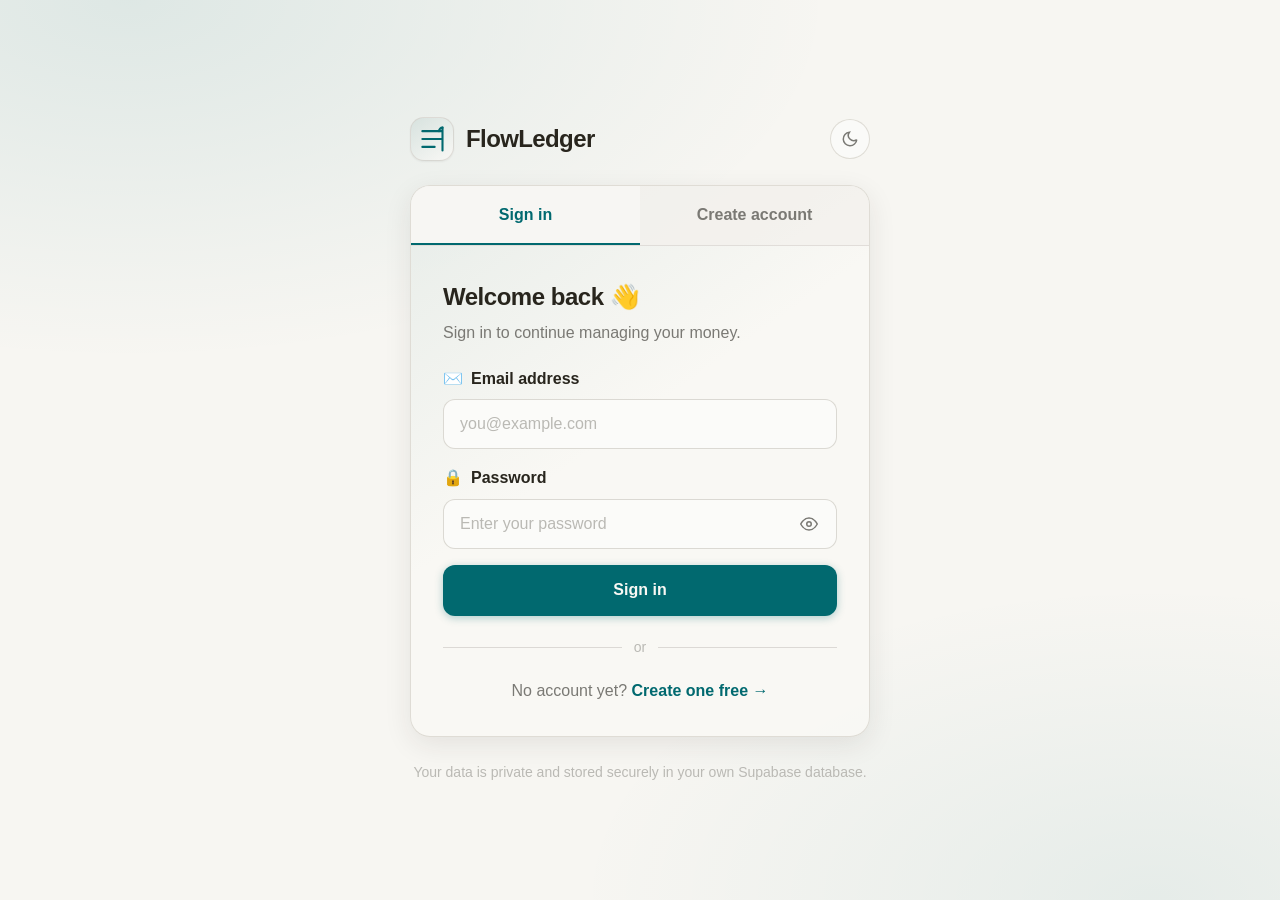
<file: Index.html>
<!DOCTYPE html>
<html lang="en" data-theme="light">
<head>
  <meta charset="UTF-8" />
  <meta
    name="viewport"
    content="width=device-width, initial-scale=1.0, viewport-fit=cover"
  />
  <title>FlowLedger</title>
  <meta
    name="description"
    content="FlowLedger entry page — redirects to login or app."
  />
  <meta name="theme-color" content="#01696f" />

  <link rel="preconnect" href="https://api.fontshare.com" />
  <link
    href="https://api.fontshare.com/v2/css?f[]=satoshi@300,400,500,700&display=swap"
    rel="stylesheet"
  />
  <link rel="icon" href="./assets/logo.svg" type="image/svg+xml" />

  <style>
    :root,
    [data-theme="light"] {
      --text-xs: clamp(0.75rem, 0.7rem + 0.25vw, 0.875rem);
      --text-sm: clamp(0.875rem, 0.8rem + 0.35vw, 1rem);
      --text-base: clamp(1rem, 0.95rem + 0.25vw, 1.125rem);
      --text-lg: clamp(1.125rem, 1rem + 0.75vw, 1.5rem);
      --text-xl: clamp(1.5rem, 1.2rem + 1.25vw, 2.25rem);

      --space-1: 0.25rem;
      --space-2: 0.5rem;
      --space-3: 0.75rem;
      --space-4: 1rem;
      --space-5: 1.25rem;
      --space-6: 1.5rem;
      --space-8: 2rem;
      --space-10: 2.5rem;
      --space-12: 3rem;
      --space-16: 4rem;

      --color-bg: #f7f6f2;
      --color-surface: #f9f8f5;
      --color-surface-2: #fbfbf9;
      --color-border: #d4d1ca;
      --color-divider: #dcd9d5;
      --color-text: #28251d;
      --color-text-muted: #7a7974;
      --color-text-faint: #bab9b4;
      --color-primary: #01696f;
      --color-primary-hover: #0c4e54;
      --color-primary-highlight: #cedcd8;
      --color-success: #437a22;
      --color-error: #a12c7b;

      --radius-sm: 0.375rem;
      --radius-md: 0.5rem;
      --radius-lg: 0.75rem;
      --radius-xl: 1rem;
      --radius-full: 9999px;

      --shadow-sm: 0 1px 2px rgba(40, 37, 29, 0.06);
      --shadow-md: 0 8px 24px rgba(40, 37, 29, 0.08);

      --font-body: "Satoshi", sans-serif;
      --transition: 180ms cubic-bezier(0.16, 1, 0.3, 1);
    }

    [data-theme="dark"] {
      --color-bg: #171614;
      --color-surface: #1c1b19;
      --color-surface-2: #201f1d;
      --color-border: #393836;
      --color-divider: #262523;
      --color-text: #cdccca;
      --color-text-muted: #979591;
      --color-text-faint: #6a6864;
      --color-primary: #4f98a3;
      --color-primary-hover: #68aab4;
      --color-primary-highlight: #313b3b;
      --shadow-sm: 0 1px 2px rgba(0, 0, 0, 0.24);
      --shadow-md: 0 8px 24px rgba(0, 0, 0, 0.3);
    }

    * {
      box-sizing: border-box;
      margin: 0;
      padding: 0;
    }

    html {
      -webkit-text-size-adjust: none;
      text-size-adjust: none;
      scroll-behavior: smooth;
    }

    body {
      min-height: 100dvh;
      font-family: var(--font-body);
      font-size: var(--text-base);
      line-height: 1.6;
      color: var(--color-text);
      background:
        radial-gradient(circle at top left, rgba(1, 105, 111, 0.08), transparent 32%),
        radial-gradient(circle at bottom right, rgba(1, 105, 111, 0.06), transparent 28%),
        var(--color-bg);
      display: grid;
      place-items: center;
      padding: var(--space-4);
    }

    img,
    svg {
      display: block;
      max-width: 100%;
      height: auto;
    }

    button {
      font: inherit;
      border: 0;
      background: none;
      color: inherit;
      cursor: pointer;
    }

    .screen {
      width: min(100%, 720px);
    }

    .card {
      position: relative;
      overflow: hidden;
      background: color-mix(in srgb, var(--color-surface) 88%, transparent);
      border: 1px solid color-mix(in srgb, var(--color-border) 75%, transparent);
      border-radius: var(--radius-xl);
      box-shadow: var(--shadow-md);
      backdrop-filter: blur(12px);
    }

    .card::before {
      content: "";
      position: absolute;
      inset: 0;
      background:
        linear-gradient(
          135deg,
          color-mix(in srgb, var(--color-primary-highlight) 70%, transparent),
          transparent 38%
        );
      pointer-events: none;
    }

    .shell {
      position: relative;
      z-index: 1;
      padding: clamp(1.25rem, 3vw, 2rem);
      display: grid;
      gap: var(--space-8);
    }

    .brand {
      display: flex;
      align-items: center;
      gap: var(--space-4);
    }

    .brand-mark {
      width: 64px;
      height: 64px;
      border-radius: 20px;
      display: grid;
      place-items: center;
      background: linear-gradient(
        180deg,
        color-mix(in srgb, var(--color-primary-highlight) 80%, var(--color-surface-2)),
        var(--color-surface)
      );
      border: 1px solid color-mix(in srgb, var(--color-border) 72%, transparent);
      box-shadow: var(--shadow-sm);
      flex-shrink: 0;
    }

    .brand-mark svg {
      width: 34px;
      height: 34px;
      color: var(--color-primary);
    }

    .brand-copy {
      display: grid;
      gap: 0.15rem;
    }

    .eyebrow {
      font-size: var(--text-xs);
      text-transform: uppercase;
      letter-spacing: 0.12em;
      color: var(--color-text-muted);
    }

    h1 {
      font-size: var(--text-xl);
      line-height: 1.08;
      letter-spacing: -0.03em;
    }

    .subtitle {
      color: var(--color-text-muted);
      max-width: 42ch;
    }

    .status-wrap {
      display: grid;
      gap: var(--space-4);
    }

    .progress {
      position: relative;
      width: 100%;
      height: 10px;
      border-radius: var(--radius-full);
      background: color-mix(in srgb, var(--color-primary-highlight) 50%, var(--color-surface-2));
      overflow: hidden;
      border: 1px solid color-mix(in srgb, var(--color-border) 60%, transparent);
    }

    .progress-bar {
      position: absolute;
      inset: 0 auto 0 0;
      width: 36%;
      border-radius: inherit;
      background: linear-gradient(90deg, var(--color-primary), var(--color-primary-hover));
      animation: load 1.2s cubic-bezier(0.16, 1, 0.3, 1) infinite alternate;
    }

    .status-line {
      display: flex;
      justify-content: space-between;
      gap: var(--space-4);
      align-items: center;
      flex-wrap: wrap;
      font-size: var(--text-sm);
    }

    .status-pill {
      display: inline-flex;
      align-items: center;
      gap: 0.5rem;
      min-height: 40px;
      padding: 0.5rem 0.875rem;
      border-radius: var(--radius-full);
      background: color-mix(in srgb, var(--color-primary-highlight) 55%, var(--color-surface));
      color: var(--color-primary);
      border: 1px solid color-mix(in srgb, var(--color-primary) 12%, transparent);
      font-weight: 600;
    }

    .dot {
      width: 9px;
      height: 9px;
      border-radius: 50%;
      background: currentColor;
      animation: pulse 1.1s ease-in-out infinite;
    }

    .note {
      color: var(--color-text-muted);
    }

    .actions {
      display: flex;
      flex-wrap: wrap;
      gap: var(--space-3);
    }

    .btn {
      min-height: 46px;
      padding: 0.8rem 1rem;
      border-radius: var(--radius-lg);
      font-size: var(--text-sm);
      font-weight: 600;
      transition:
        transform var(--transition),
        background var(--transition),
        border-color var(--transition),
        color var(--transition),
        box-shadow var(--transition);
    }

    .btn:hover {
      transform: translateY(-1px);
    }

    .btn-primary {
      color: #f9f8f4;
      background: var(--color-primary);
      box-shadow: var(--shadow-sm);
    }

    .btn-primary:hover {
      background: var(--color-primary-hover);
    }

    .btn-secondary {
      background: var(--color-surface-2);
      border: 1px solid color-mix(in srgb, var(--color-border) 75%, transparent);
      color: var(--color-text);
    }

    .meta {
      display: grid;
      grid-template-columns: repeat(3, minmax(0, 1fr));
      gap: var(--space-3);
    }

    .meta-card {
      padding: var(--space-4);
      border-radius: var(--radius-lg);
      background: color-mix(in srgb, var(--color-surface-2) 92%, transparent);
      border: 1px solid color-mix(in srgb, var(--color-border) 68%, transparent);
      display: grid;
      gap: 0.2rem;
    }

    .meta-label {
      font-size: var(--text-xs);
      text-transform: uppercase;
      letter-spacing: 0.08em;
      color: var(--color-text-muted);
    }

    .meta-value {
      font-size: var(--text-sm);
      font-weight: 700;
      color: var(--color-text);
    }

    .theme-toggle {
      position: absolute;
      top: var(--space-4);
      right: var(--space-4);
      width: 44px;
      height: 44px;
      border-radius: 50%;
      display: grid;
      place-items: center;
      background: color-mix(in srgb, var(--color-surface-2) 88%, transparent);
      border: 1px solid color-mix(in srgb, var(--color-border) 72%, transparent);
      box-shadow: var(--shadow-sm);
    }

    .footer-note {
      font-size: var(--text-xs);
      color: var(--color-text-faint);
      text-align: center;
    }

    .hidden {
      display: none !important;
    }

    @keyframes load {
      from {
        width: 24%;
      }
      to {
        width: 72%;
      }
    }

    @keyframes pulse {
      0%, 100% {
        opacity: 1;
        transform: scale(1);
      }
      50% {
        opacity: 0.45;
        transform: scale(0.82);
      }
    }

    @media (max-width: 640px) {
      .brand {
        align-items: flex-start;
      }

      .meta {
        grid-template-columns: 1fr;
      }

      .status-line {
        align-items: flex-start;
      }

      .theme-toggle {
        top: var(--space-3);
        right: var(--space-3);
      }
    }

    @media (prefers-reduced-motion: reduce) {
      *,
      *::before,
      *::after {
        animation-duration: 0.01ms !important;
        animation-iteration-count: 1 !important;
        transition-duration: 0.01ms !important;
        scroll-behavior: auto !important;
      }
    }
  </style>
</head>
<body>
  <main class="screen">
    <section class="card" aria-labelledby="app-title">
      <button
        class="theme-toggle"
        type="button"
        id="themeToggle"
        aria-label="Switch theme"
      >
        <svg id="themeIcon" viewBox="0 0 24 24" fill="none" stroke="currentColor" stroke-width="1.8" aria-hidden="true">
          <path d="M21 12.79A9 9 0 1 1 11.21 3 7 7 0 0 0 21 12.79"></path>
        </svg>
      </button>

      <div class="shell">
        <div class="brand">
          <div class="brand-mark" aria-hidden="true">
            <svg viewBox="0 0 48 48" fill="none" stroke="currentColor" stroke-width="2.2" stroke-linecap="round" stroke-linejoin="round">
              <path d="M13 15h22"></path>
              <path d="M13 24h22"></path>
              <path d="M13 33h14"></path>
              <path d="M36 11v26"></path>
              <path d="M32 15c0-2.2 1.8-4 4-4"></path>
            </svg>
          </div>

          <div class="brand-copy">
            <span class="eyebrow">Personal finance</span>
            <h1 id="app-title">FlowLedger</h1>
            <p class="subtitle">
              Getting your workspace ready across mobile, tablet, and desktop.
            </p>
          </div>
        </div>

        <div class="status-wrap">
          <div class="progress" aria-hidden="true">
            <div class="progress-bar"></div>
          </div>

          <div class="status-line">
            <div class="status-pill" id="statusPill">
              <span class="dot"></span>
              <span id="statusText">Checking session...</span>
            </div>
            <p class="note" id="noteText">Please wait a moment.</p>
          </div>
        </div>

        <div class="meta">
          <div class="meta-card">
            <span class="meta-label">Accounts</span>
            <span class="meta-value">Multi-account ready</span>
          </div>
          <div class="meta-card">
            <span class="meta-label">Tracking</span>
            <span class="meta-value">Reimburse + ledger</span>
          </div>
          <div class="meta-card">
            <span class="meta-label">Access</span>
            <span class="meta-value">Web on any device</span>
          </div>
        </div>

        <div class="actions hidden" id="manualActions">
          <button class="btn btn-primary" type="button" id="goLoginBtn">
            Go to login
          </button>
          <button class="btn btn-secondary" type="button" id="goAppBtn">
            Open app
          </button>
        </div>

        <p class="footer-note">
          If redirect does not happen automatically, use one of the buttons above.
        </p>
      </div>
    </section>
  </main>

  <script>
    (function () {
      const root = document.documentElement;
      const themeToggle = document.getElementById("themeToggle");
      const themeIcon = document.getElementById("themeIcon");

      function applyTheme(theme) {
        root.setAttribute("data-theme", theme);
        themeIcon.innerHTML =
          theme === "dark"
            ? '<circle cx="12" cy="12" r="5"></circle><path d="M12 1v2M12 21v2M4.22 4.22l1.42 1.42M18.36 18.36l1.42 1.42M1 12h2M21 12h2M4.22 19.78l1.42-1.42M18.36 5.64l1.42-1.42"></path>'
            : '<path d="M21 12.79A9 9 0 1 1 11.21 3 7 7 0 0 0 21 12.79"></path>';
      }

      const systemDark = window.matchMedia("(prefers-color-scheme: dark)").matches;
      let currentTheme = systemDark ? "dark" : "light";
      applyTheme(currentTheme);

      themeToggle.addEventListener("click", () => {
        currentTheme = currentTheme === "dark" ? "light" : "dark";
        applyTheme(currentTheme);
      });
    })();

    (function () {
      const statusText = document.getElementById("statusText");
      const noteText = document.getElementById("noteText");
      const manualActions = document.getElementById("manualActions");
      const goLoginBtn = document.getElementById("goLoginBtn");
      const goAppBtn = document.getElementById("goAppBtn");

      const LOGIN_URL = "./login.html";
      const APP_URL = "./app.html";

      function go(url) {
        window.location.replace(url);
      }

      goLoginBtn.addEventListener("click", () => go(LOGIN_URL));
      goAppBtn.addEventListener("click", () => go(APP_URL));

      async function checkSession() {
        statusText.textContent = "Checking session...";
        noteText.textContent = "Looking for an active sign-in.";

        try {
          // Future-ready hook:
          // when js/supabase.js exists, attach your client as:
          // window.flowledgerSupabase = supabase;
          const client = window.flowledgerSupabase;

          if (!client || !client.auth || typeof client.auth.getSession !== "function") {
            statusText.textContent = "Supabase not connected yet";
            noteText.textContent = "Sending you to login for now.";
            setTimeout(() => go(LOGIN_URL), 900);
            return;
          }

          const { data, error } = await client.auth.getSession();

          if (error) {
            throw error;
          }

          if (data?.session) {
            statusText.textContent = "Session found";
            noteText.textContent = "Opening your app.";
            setTimeout(() => go(APP_URL), 450);
          } else {
            statusText.textContent = "No active session";
            noteText.textContent = "Redirecting to login.";
            setTimeout(() => go(LOGIN_URL), 650);
          }
        } catch (err) {
          console.error("Index session check failed:", err);
          statusText.textContent = "Could not verify session";
          noteText.textContent = "Use manual buttons if needed.";
          manualActions.classList.remove("hidden");
          setTimeout(() => go(LOGIN_URL), 1400);
        }
      }

      checkSession();
    })();
  </script>
</body>
</html>
</file>
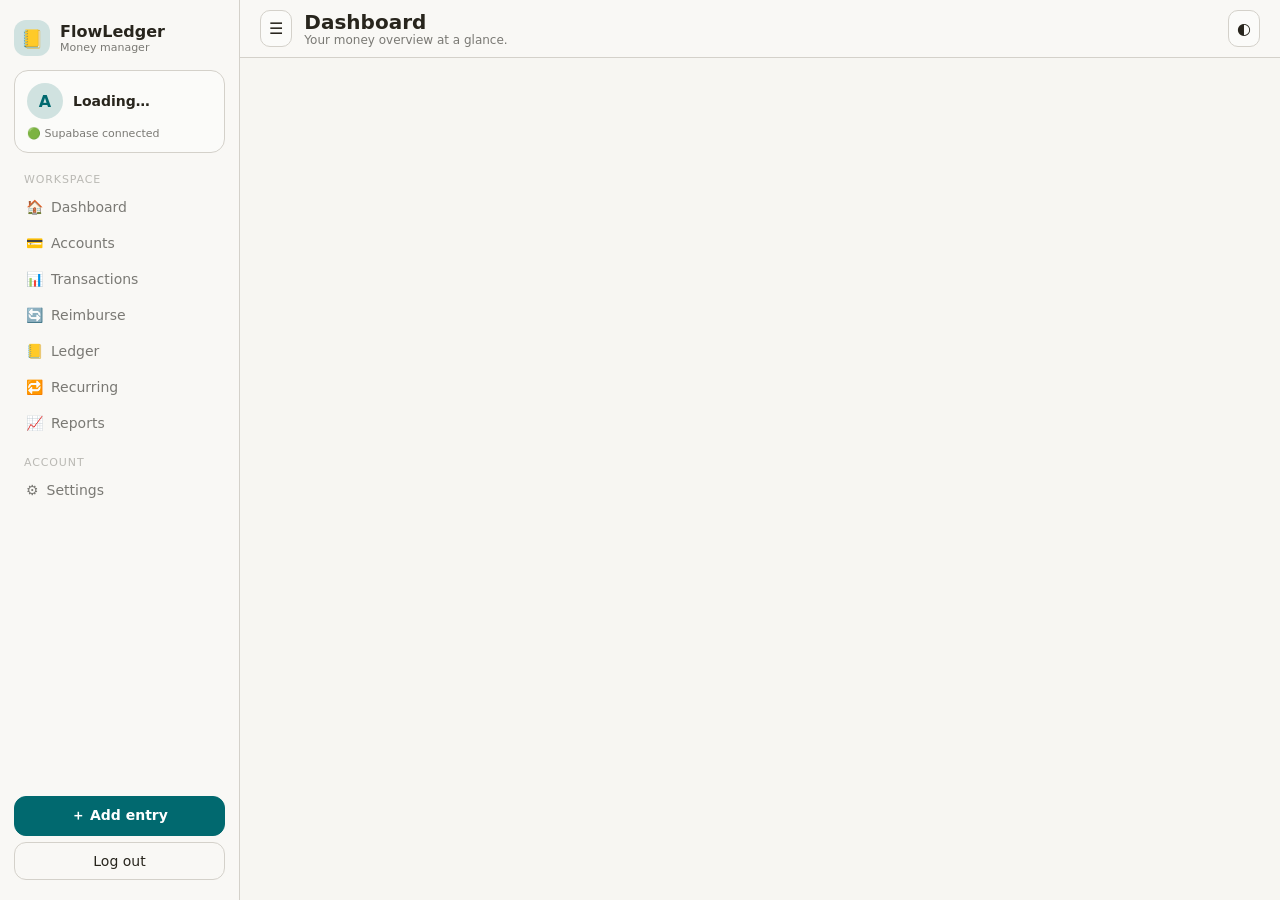
<file: app.html>
<!DOCTYPE html>
<html lang="en" data-theme="light">
<head>
  <meta charset="UTF-8" />
  <meta name="viewport" content="width=device-width, initial-scale=1.0, viewport-fit=cover" />
  <title>FlowLedger</title>
  <link rel="preconnect" href="https://api.fontshare.com" />
  <link href="https://api.fontshare.com/v2/css?f[]=satoshi@300,400,500,700&display=swap" rel="stylesheet" />
  <link rel="stylesheet" href="./css/app.css" />
  <link rel="stylesheet" href="./css/reimburse.css" />
</head>
<body>
<div class="sidebar-overlay" id="sidebarOverlay"></div>
<div class="app-shell">
  <aside class="sidebar" id="sidebar">
    <div class="brand">
      <div class="brand-mark">📒</div>
      <div class="brand-copy">
        <span class="brand-title">FlowLedger</span>
        <span class="brand-sub">Money manager</span>
      </div>
    </div>
    <div class="profile-card">
      <div class="profile-row">
        <div class="avatar" id="userAvatar">A</div>
        <div class="profile-meta">
          <p class="profile-name" id="userName">Loading…</p>
          <p class="profile-email" id="userEmail"></p>
        </div>
      </div>
      <span class="status-badge">🟢 Supabase connected</span>
    </div>
    <nav class="nav">
      <span class="nav-group-label">Workspace</span>
      <a class="nav-link" href="#dashboard"    data-route="dashboard"><span class="nav-icon">🏠</span>Dashboard</a>
      <a class="nav-link" href="#accounts"     data-route="accounts"><span class="nav-icon">💳</span>Accounts</a>
      <a class="nav-link" href="#transactions" data-route="transactions"><span class="nav-icon">📊</span>Transactions</a>
      <a class="nav-link" href="#reimburse"    data-route="reimburse"><span class="nav-icon">🔄</span>Reimburse</a>
      <a class="nav-link" href="#ledger"       data-route="ledger"><span class="nav-icon">📒</span>Ledger</a>
      <a class="nav-link" href="#recurring"    data-route="recurring"><span class="nav-icon">🔁</span>Recurring</a>
      <a class="nav-link" href="#reports"      data-route="reports"><span class="nav-icon">📈</span>Reports</a>
      <span class="nav-group-label" style="margin-top:.5rem">Account</span>
      <a class="nav-link" href="#settings"     data-route="settings"><span class="nav-icon">⚙️</span>Settings</a>
    </nav>
    <div class="sidebar-footer">
      <button class="btn-primary" type="button" id="quickAddBtn">＋ Add entry</button>
      <button class="btn-ghost"   type="button" id="logoutBtn">Log out</button>
    </div>
  </aside>

  <main class="main-shell">
    <header class="topbar">
      <div class="topbar-left">
        <button class="icon-btn menu-btn" type="button" id="menuBtn">☰</button>
        <div>
          <h1 class="page-title" id="pageTitle">Dashboard</h1>
          <p class="page-sub" id="pageSub">Your money overview at a glance.</p>
        </div>
      </div>
      <div class="topbar-right">
        <button class="icon-btn" type="button" id="themeBtn">◐</button>
      </div>
    </header>

    <div class="content">

      <!-- ══ Dashboard ══ -->
      <section class="view" data-view="dashboard">
        <div class="kpi-grid">
          <article class="kpi-card"><span class="kpi-label">Net balance</span><strong class="kpi-value" id="kpiBalance">₹0</strong><span class="kpi-note" id="kpiAccounts">0 accounts</span></article>
          <article class="kpi-card"><span class="kpi-label">Income this month</span><strong class="kpi-value green" id="kpiIncome">₹0</strong><span class="kpi-note">All sources</span></article>
          <article class="kpi-card"><span class="kpi-label">Expense this month</span><strong class="kpi-value red" id="kpiExpense">₹0</strong><span class="kpi-note">All categories</span></article>
          <article class="kpi-card"><span class="kpi-label">Reimburse due</span><strong class="kpi-value orange" id="kpiReimburse">₹0</strong><span class="kpi-note">Outstanding only</span></article>
        </div>
        <div class="two-col">
          <article class="panel-card">
            <div class="card-head"><h2 class="card-title">Recent transactions</h2></div>
            <div class="list" id="dashRecentList"><div class="empty-state">No transactions yet.</div></div>
          </article>
          <article class="panel-card">
            <div class="card-head"><h2 class="card-title">Accounts</h2></div>
            <div class="list" id="dashAccountsList"><div class="empty-state">No accounts yet.</div></div>
          </article>
        </div>
      </section>

      <!-- ══ Accounts ══ -->
      <section class="view" data-view="accounts">
        <div class="view-head">
          <div><h2 class="view-title">Accounts</h2><p class="view-sub">All wallets, bank accounts, cash, and cards.</p></div>
          <button class="btn-primary" type="button" id="addAccountBtn">+ New account</button>
        </div>
        <div class="card-grid" id="accountsList"><div class="empty-state">No accounts yet.</div></div>
      </section>

      <!-- ══ Transactions ══ -->
      <section class="view" data-view="transactions">
        <div class="view-head">
          <div><h2 class="view-title">Transactions</h2><p class="view-sub">Income, expense, and transfer history.</p></div>
          <div class="row-actions">
            <button class="btn-ghost" type="button" id="openTxnImportBtn">Import CSV</button>
            <button class="btn-primary" type="button" id="addTxnBtn">+ Add entry</button>
          </div>
        </div>
        <div class="filter-row">
          <select class="filter-select" id="txnFilterType">
            <option value="">All types</option>
            <option value="income">Income</option>
            <option value="expense">Expense</option>
            <option value="transfer">Transfer</option>
          </select>
          <select class="filter-select" id="txnFilterAccount"><option value="">All accounts</option></select>
          <input class="filter-input" type="month" id="txnFilterMonth" />
        </div>
        <article class="panel-card">
          <div class="list" id="txnList"><div class="empty-state">No transactions yet.</div></div>
        </article>
      </section>

      <!-- ══ Reimburse ══ -->
      <section class="view" data-view="reimburse">
        <div class="view-head">
          <div><h2 class="view-title">Reimburse</h2><p class="view-sub">Track money you paid for others.</p></div>
          <div class="row-actions">
            <button class="btn-ghost" type="button" id="openReimburseImportBtn">Import CSV</button>
            <button class="btn-primary" type="button" id="addReimburseBtn">+ New reimburse</button>
          </div>
        </div>

        <!-- Sub-tabs: Reimburse / Refunded -->
        <div class="reimb-tabs">
          <button class="reimb-tab-btn active" data-reimb-tab="pending" type="button">Reimburse</button>
          <button class="reimb-tab-btn" data-reimb-tab="settled" type="button">Refunded</button>
        </div>

        <!-- Stats row -->
        <div class="reimb-stats-row" id="reimbStatsRow"></div>

        <!-- Timeline -->
        <div class="reimb-timeline" id="reimburseList">
          <div class="reimb-empty">No reimbursements yet.</div>
        </div>
      </section>

      <!-- ══ Ledger ══ -->
      <section class="view" data-view="ledger">
        <div class="view-head">
          <div><h2 class="view-title">Ledger</h2><p class="view-sub">Long-term lend and borrow tracking per person.</p></div>
          <button class="btn-primary" type="button" id="addLedgerPersonBtn">+ Add person</button>
        </div>
        <div class="list" id="ledgerList"><div class="empty-state">No ledger entries yet.</div></div>
      </section>

      <!-- ══ Recurring ══ -->
      <section class="view" data-view="recurring">
        <div class="view-head">
          <div><h2 class="view-title">Recurring</h2><p class="view-sub">Bills, subscriptions, salary, and reminders.</p></div>
          <button class="btn-primary" type="button" id="addRecurringBtn">+ New rule</button>
        </div>
        <div class="card-grid" id="recurringList"><div class="empty-state">No recurring rules yet.</div></div>
      </section>

      <!-- ══ Reports ══ -->
      <section class="view" data-view="reports">
        <div class="view-head">
          <div><h2 class="view-title">Reports</h2><p class="view-sub">Monthly trends and category breakdown.</p></div>
          <button class="btn-ghost" type="button" id="exportCsvBtn">Export CSV</button>
        </div>
        <div class="two-col">
          <article class="panel-card">
            <h2 class="card-title">This month</h2>
            <div class="report-summary">
              <div class="report-row"><span>Income</span><strong class="green" id="repIncome">₹0</strong></div>
              <div class="report-row"><span>Expense</span><strong class="red" id="repExpense">₹0</strong></div>
              <div class="report-row"><span>Savings</span><strong id="repSavings">₹0</strong></div>
            </div>
          </article>
          <article class="panel-card">
            <h2 class="card-title">By category (expense)</h2>
            <div class="list" id="reportCatList"><div class="empty-state">No expense data this month.</div></div>
          </article>
        </div>
      </section>

      <!-- ══ Settings ══ -->
      <section class="view" data-view="settings">
        <div class="view-head">
          <div><h2 class="view-title">Settings</h2><p class="view-sub">Profile, categories, and preferences.</p></div>
        </div>
        <div class="two-col">
          <article class="panel-card">
            <h2 class="card-title">Profile</h2>
            <div class="fields">
              <div class="field"><label class="label">Display name</label><input class="input" type="text" id="settingName" /></div>
              <div class="field"><label class="label">Currency</label>
                <select class="input" id="settingCurrency">
                  <option value="INR">INR</option>
                  <option value="USD">USD</option>
                  <option value="EUR">EUR</option>
                  <option value="GBP">GBP</option>
                </select>
              </div>
              <button class="btn-primary" type="button" id="saveProfileBtn">Save profile</button>
            </div>
          </article>
          <article class="panel-card">
            <div class="card-head"><h2 class="card-title">Categories</h2><button class="btn-sm" type="button" id="addCategoryBtn">+ Add</button></div>
            <div class="list" id="categoryList"><div class="empty-state">No categories yet.</div></div>
          </article>
        </div>
      </section>

    </div><!-- /content -->
  </main>
</div><!-- /app-shell -->

<button class="fab" type="button" id="fabBtn">＋</button>

<nav class="mobile-nav">
  <a class="mob-link" href="#dashboard"    data-route="dashboard"><span>🏠</span><span>Home</span></a>
  <a class="mob-link" href="#accounts"     data-route="accounts"><span>💳</span><span>Accounts</span></a>
  <a class="mob-link" href="#transactions" data-route="transactions"><span>📊</span><span>Entries</span></a>
  <a class="mob-link" href="#reimburse"    data-route="reimburse"><span>🔄</span><span>Reimburse</span></a>
  <a class="mob-link" href="#reports"      data-route="reports"><span>📈</span><span>Reports</span></a>
</nav>

<!-- ══ Account Modal ══ -->
<div class="modal-backdrop hidden" id="accountModal">
  <div class="modal">
    <div class="modal-head">
      <h3 class="modal-title" id="accountModalTitle">New Account</h3>
      <button class="icon-btn" type="button" data-close="accountModal">✕</button>
    </div>
    <div class="fields">
      <input type="hidden" id="accountId" />
      <div class="field">
        <label class="label">Icon</label>
        <div class="icon-select-row">
          <input class="input" type="text" id="accountIcon" value="💳" maxlength="2" />
          <button class="btn-sm" type="button" onclick="openIconPicker('accountIcon')">Browse</button>
        </div>
      </div>
      <div class="field"><label class="label">Name</label><input class="input" type="text" id="accountName" /></div>
      <div class="field">
        <label class="label">Type</label>
        <select class="input" id="accountType">
          <option value="bank">Bank</option>
          <option value="cash">Cash</option>
          <option value="upi">UPI</option>
          <option value="credit">Credit</option>
          <option value="wallet">Wallet</option>
          <option value="savings">Savings</option>
        </select>
      </div>
      <div class="field"><label class="label">Opening balance</label><input class="input" type="number" id="accountBalance" value="0" /></div>
      <button class="btn-primary" type="button" id="saveAccountBtn">Save account</button>
    </div>
  </div>
</div>

<!-- ══ Transaction Modal ══ -->
<div class="modal-backdrop hidden" id="txnModal">
  <div class="modal">
    <div class="modal-head">
      <h3 class="modal-title" id="txnModalTitle">Add Transaction</h3>
      <button class="icon-btn" type="button" data-close="txnModal">✕</button>
    </div>
    <div class="fields">
      <input type="hidden" id="txnId" />
      <div class="field">
        <label class="label">Type</label>
        <div class="type-tabs" id="txnTypeTabs">
          <button class="type-tab active" data-type="expense" type="button">Expense</button>
          <button class="type-tab" data-type="income" type="button">Income</button>
          <button class="type-tab" data-type="transfer" type="button">Transfer</button>
        </div>
      </div>
      <div class="field"><label class="label">Amount</label><input class="input" type="number" id="txnAmount" /></div>
      <div class="field"><label class="label">Account</label><select class="input" id="txnAccount"></select></div>
      <div class="field" id="txnTransferToField" style="display:none">
        <label class="label">Transfer to</label><select class="input" id="txnTransferTo"></select>
      </div>
      <div class="field" id="txnCategoryField">
        <label class="label">Category</label><select class="input" id="txnCategory"></select>
      </div>
      <div class="field"><label class="label">Date</label><input class="input" type="date" id="txnDate" /></div>
      <div class="field"><label class="label">Remarks</label><input class="input" type="text" id="txnRemarks" /></div>
      <button class="btn-primary" type="button" id="saveTxnBtn">Save transaction</button>
    </div>
  </div>
</div>

<!-- ══ Reimburse Modal ══ -->
<div class="modal-backdrop hidden" id="reimburseModal">
  <div class="modal">
    <div class="modal-head">
      <h3 class="modal-title" id="reimburseModalTitle">New Reimbursement</h3>
      <button class="icon-btn" type="button" data-close="reimburseModal">✕</button>
    </div>
    <div class="fields">
      <input type="hidden" id="reimbId" />
      <div class="field"><label class="label">Person name</label><input class="input" type="text" id="reimbPersonName" /></div>
      <div class="field"><label class="label">Total amount</label><input class="input" type="number" id="reimbAmount" /></div>
      <div class="field"><label class="label">Category</label><select class="input" id="reimbCategory"></select></div>
      <div class="field"><label class="label">Paid from account</label><select class="input" id="reimbAccount"></select></div>
      <div class="field"><label class="label">Date</label><input class="input" type="date" id="reimbDate" /></div>
      <div class="field"><label class="label">Remarks</label><input class="input" type="text" id="reimbRemarks" /></div>
      <button class="btn-primary" type="button" id="saveReimburseBtn">Save</button>
    </div>
  </div>
</div>

<!-- ══ Payback Modal ══ -->
<div class="modal-backdrop hidden" id="paybackModal">
  <div class="modal">
    <div class="modal-head">
      <h3 class="modal-title">Record Payback</h3>
      <button class="icon-btn" type="button" data-close="paybackModal">✕</button>
    </div>
    <div class="fields">
      <input type="hidden" id="paybackReimburseId" />
      <div class="field"><label class="label">Amount received</label><input class="input" type="number" id="paybackAmount" /></div>
      <div class="field"><label class="label">Into account</label><select class="input" id="paybackAccount"></select></div>
      <div class="field"><label class="label">Date</label><input class="input" type="date" id="paybackDate" /></div>
      <div class="field"><label class="label">Remarks</label><input class="input" type="text" id="paybackRemarks" /></div>
      <button class="btn-primary" type="button" id="savePaybackBtn">Save payback</button>
    </div>
  </div>
</div>

<!-- ══ Category Modal ══ -->
<div class="modal-backdrop hidden" id="categoryModal">
  <div class="modal">
    <div class="modal-head">
      <h3 class="modal-title">New Category</h3>
      <button class="icon-btn" type="button" data-close="categoryModal">✕</button>
    </div>
    <div class="fields">
      <div class="field">
        <label class="label">Icon</label>
        <div class="icon-select-row">
          <input class="input" type="text" id="catIcon" value="📂" maxlength="2" />
          <button class="btn-sm" type="button" onclick="openIconPicker('catIcon')">Browse</button>
        </div>
      </div>
      <div class="field"><label class="label">Name</label><input class="input" type="text" id="catName" /></div>
      <div class="field">
        <label class="label">Type</label>
        <div class="type-tabs" id="catTypeTabs">
          <button class="type-tab active" data-ctype="expense" type="button">Expense</button>
          <button class="type-tab" data-ctype="income" type="button">Income</button>
        </div>
      </div>
      <button class="btn-primary" type="button" id="saveCategoryBtn">Save</button>
    </div>
  </div>
</div>

<!-- ══ Import Modal ══ -->
<div class="modal-backdrop hidden" id="importModal">
  <div class="modal modal-wide">
    <div class="modal-head">
      <h3 class="modal-title">Import CSV</h3>
      <button class="icon-btn" type="button" data-close="importModal">✕</button>
    </div>
    <div class="fields">
      <div class="import-tabs">
        <button class="type-tab active" data-import-kind="transactions" type="button">Transactions</button>
        <button class="type-tab" data-import-kind="transfers" type="button">Transfers</button>
        <button class="type-tab" data-import-kind="reimburse" type="button">Reimburse</button>
      </div>
      <div class="field"><label class="label">CSV file</label><input class="input" type="file" id="importFile" accept=".csv,text/csv" /></div>
      <div class="import-options-grid">
        <div class="field"><label class="label">Delimiter</label>
          <select class="input" id="importDelimiter">
            <option value=",">,  (Comma)</option>
            <option value=";">; (Semicolon)</option>
            <option value="&#9;">Tab</option>
            <option value="|">| (Pipe)</option>
          </select>
        </div>
        <div class="field"><label class="label">Date format</label>
          <select class="input" id="importDateFormat">
            <option value="yyyy-mm-dd">YYYY-MM-DD</option>
            <option value="dd/mm/yyyy">DD/MM/YYYY</option>
            <option value="mm/dd/yyyy">MM/DD/YYYY</option>
          </select>
        </div>
        <div class="field"><label class="label">Skip start lines</label><input class="input" type="number" id="importSkipStart" value="0" min="0" /></div>
        <div class="field"><label class="label">Skip end lines</label><input class="input" type="number" id="importSkipEnd" value="0" min="0" /></div>
      </div>
      <div class="checks-grid">
        <label class="check-row"><input type="checkbox" id="importHasHeader" checked /> File has header row</label>
        <label class="check-row"><input type="checkbox" id="importClearBefore" /> Clear before import</label>
        <label class="check-row"><input type="checkbox" id="importMergeExisting" /> Skip duplicates</label>
        <label class="check-row"><input type="checkbox" id="importFlipAmount" /> Flip amount sign</label>
        <label class="check-row"><input type="checkbox" id="importUseTypeColumn" checked /> Use type/direction column</label>
      </div>
      <div class="field"><label class="label">Preview</label><div class="import-preview" id="importPreview">Upload a CSV to preview rows.</div></div>
      <div class="field"><label class="label">Column mapping</label><div class="mapping-grid" id="mappingGrid"></div></div>
      <div class="row-actions">
        <button class="btn-ghost" type="button" id="previewImportBtn">Preview</button>
        <button class="btn-primary" type="button" id="runImportBtn">Import</button>
      </div>
    </div>
  </div>
</div>

<!-- ══ Icon Picker Modal ══ -->
<div class="modal-backdrop hidden" id="iconPickerModal">
  <div class="modal modal-wide">
    <div class="modal-head">
      <h3 class="modal-title">Choose an icon</h3>
      <button class="icon-btn" type="button" data-close="iconPickerModal">✕</button>
    </div>
    <div class="fields">
      <div class="field"><label class="label">Search icons</label><input class="input" type="text" id="iconSearch" placeholder="Search food, bank, salary..." /></div>
      <div class="import-tabs" id="iconTabRow">
        <button class="type-tab active" data-icon-group="all" type="button">All</button>
        <button class="type-tab" data-icon-group="income" type="button">Income</button>
        <button class="type-tab" data-icon-group="expense" type="button">Expense</button>
        <button class="type-tab" data-icon-group="accounts" type="button">Accounts</button>
      </div>
      <div class="icon-grid" id="iconGrid"></div>
    </div>
  </div>
</div>

<script type="module" src="./js/supabase.js"></script>
<script type="module" src="./js/app.js"></script>
</body>
</html>
</file>
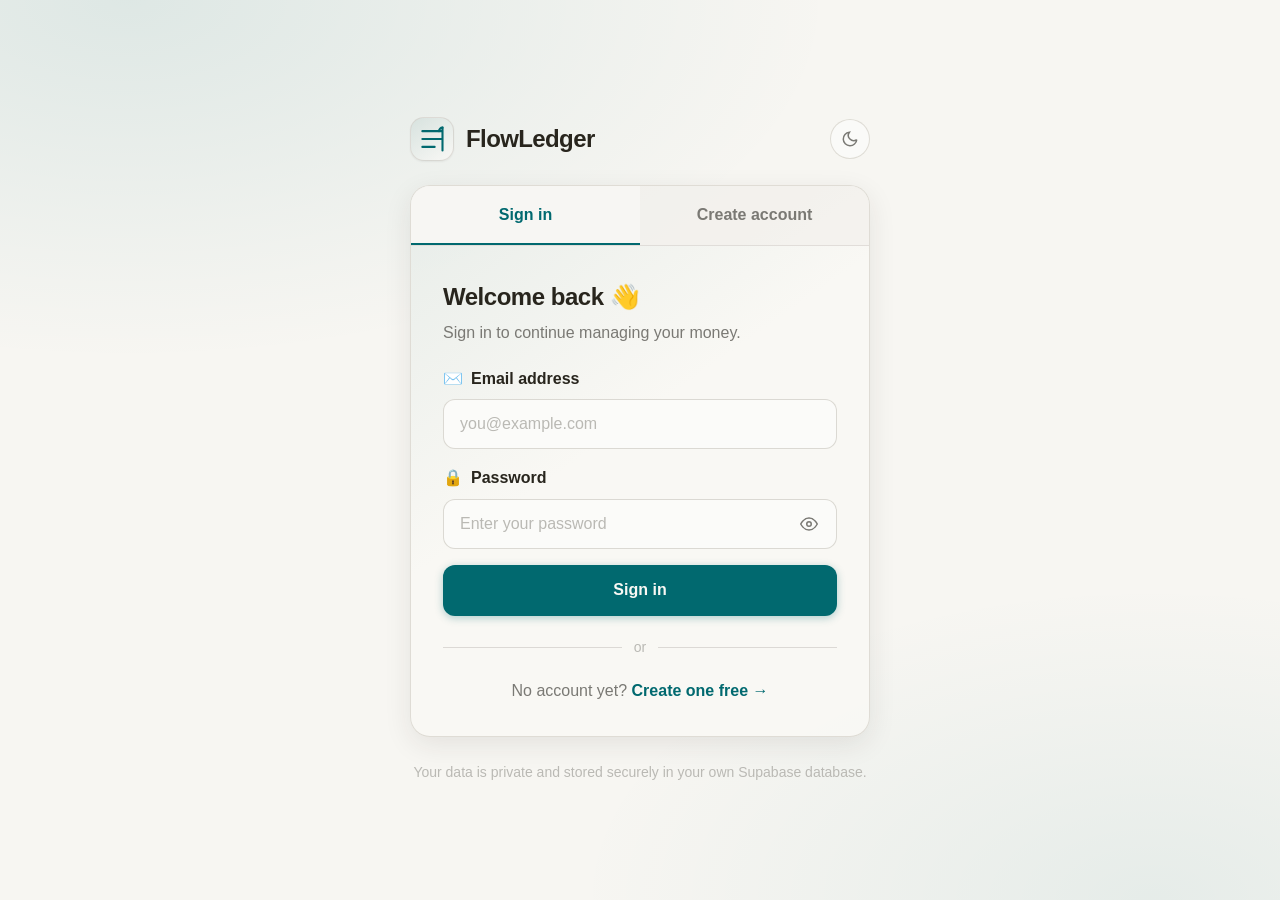
<file: login.html>
<!DOCTYPE html>
<html lang="en" data-theme="light">
<head>
  <meta charset="UTF-8" />
  <meta name="viewport" content="width=device-width, initial-scale=1.0, viewport-fit=cover" />
  <title>FlowLedger — Sign In</title>
  <meta name="description" content="Sign in or create your FlowLedger account." />
  <meta name="theme-color" content="#01696f" />

  <link rel="preconnect" href="https://api.fontshare.com" />
  <link href="https://api.fontshare.com/v2/css?f[]=satoshi@300,400,500,700&display=swap" rel="stylesheet" />
  <link rel="icon" href="./assets/logo.svg" type="image/svg+xml" />
  <link rel="stylesheet" href="./css/login.css" />
</head>
<body>

<main class="page" role="main">

  <!-- Brand row -->
  <div class="brand-row">
    <a href="./index.html" class="brand" aria-label="FlowLedger home">
      <div class="logo-mark" aria-hidden="true">
        <svg viewBox="0 0 48 48" fill="none" stroke="currentColor" stroke-width="2.4"
             stroke-linecap="round" stroke-linejoin="round">
          <path d="M13 15h22"/>
          <path d="M13 24h22"/>
          <path d="M13 33h14"/>
          <path d="M36 11v26"/>
          <path d="M32 15c0-2.2 1.8-4 4-4"/>
        </svg>
      </div>
      <span class="wordmark">FlowLedger</span>
    </a>

    <button class="theme-btn" type="button" id="themeBtn" aria-label="Toggle theme">
      <svg id="themeIcon" viewBox="0 0 24 24" fill="none" stroke="currentColor"
           stroke-width="2" width="18" height="18" aria-hidden="true">
        <path d="M21 12.79A9 9 0 1 1 11.21 3 7 7 0 0 0 21 12.79"/>
      </svg>
    </button>
  </div>

  <!-- Auth card -->
  <div class="card" role="region" aria-label="Authentication">

    <!-- Tab switcher -->
    <div class="tabs" role="tablist" aria-label="Sign in or register">
      <button class="tab-btn active" role="tab" aria-selected="true"
              aria-controls="panel-login" id="tab-login" type="button">
        Sign in
      </button>
      <button class="tab-btn" role="tab" aria-selected="false"
              aria-controls="panel-register" id="tab-register" type="button">
        Create account
      </button>
    </div>

    <!-- ── LOGIN PANEL ── -->
    <section class="panel active" id="panel-login"
             role="tabpanel" aria-labelledby="tab-login">

      <div class="panel-header">
        <h1 class="panel-title">Welcome back 👋</h1>
        <p class="panel-sub">Sign in to continue managing your money.</p>
      </div>

      <div class="alert alert-error hidden" id="loginError" role="alert" aria-live="polite">
        <svg viewBox="0 0 24 24" fill="none" stroke="currentColor" stroke-width="2"
             width="18" height="18" aria-hidden="true">
          <circle cx="12" cy="12" r="10"/>
          <line x1="12" y1="8" x2="12" y2="12"/>
          <line x1="12" y1="16" x2="12.01" y2="16"/>
        </svg>
        <span id="loginErrorMsg"></span>
      </div>

      <form id="loginForm" novalidate>
        <div class="fields">

          <div class="field">
            <label class="label" for="loginEmail">
              <span aria-hidden="true">✉️</span> Email address
            </label>
            <input class="input" type="email" id="loginEmail" name="email"
              placeholder="you@example.com" autocomplete="email" required />
          </div>

          <div class="field">
            <label class="label" for="loginPassword">
              <span aria-hidden="true">🔒</span> Password
            </label>
            <div class="input-wrap">
              <input class="input has-icon" type="password" id="loginPassword"
                name="password" placeholder="Enter your password"
                autocomplete="current-password" required />
              <button type="button" class="eye-btn" id="loginEyeBtn"
                      aria-label="Show password">
                <svg id="loginEyeIcon" viewBox="0 0 24 24" fill="none"
                     stroke="currentColor" stroke-width="2"
                     width="18" height="18" aria-hidden="true">
                  <path d="M1 12s4-8 11-8 11 8 11 8-4 8-11 8-11-8-11-8z"/>
                  <circle cx="12" cy="12" r="3"/>
                </svg>
              </button>
            </div>
          </div>

          <button type="submit" class="btn btn-primary" id="loginBtn">
            <span class="spinner hidden" aria-hidden="true"></span>
            <span class="btn-label">Sign in</span>
          </button>

        </div>
      </form>

      <div class="or-row" aria-hidden="true">
        <span class="or-line"></span><span>or</span><span class="or-line"></span>
      </div>

      <p class="switch-text">
        No account yet?
        <button type="button" class="link-btn" id="goRegister">
          Create one free →
        </button>
      </p>
    </section>

    <!-- ── REGISTER PANEL ── -->
    <section class="panel hidden" id="panel-register"
             role="tabpanel" aria-labelledby="tab-register">

      <div class="panel-header">
        <h1 class="panel-title">Create account ✨</h1>
        <p class="panel-sub">Free forever. No credit card. Works on any device.</p>
      </div>

      <div class="alert alert-error hidden" id="registerError"
           role="alert" aria-live="polite">
        <svg viewBox="0 0 24 24" fill="none" stroke="currentColor" stroke-width="2"
             width="18" height="18" aria-hidden="true">
          <circle cx="12" cy="12" r="10"/>
          <line x1="12" y1="8" x2="12" y2="12"/>
          <line x1="12" y1="16" x2="12.01" y2="16"/>
        </svg>
        <span id="registerErrorMsg"></span>
      </div>

      <div class="alert alert-success hidden" id="registerSuccess"
           role="status" aria-live="polite">
        <svg viewBox="0 0 24 24" fill="none" stroke="currentColor" stroke-width="2"
             width="18" height="18" aria-hidden="true">
          <path d="M22 11.08V12a10 10 0 1 1-5.93-9.14"/>
          <polyline points="22 4 12 14.01 9 11.01"/>
        </svg>
        <span id="registerSuccessMsg"></span>
      </div>

      <form id="registerForm" novalidate>
        <div class="fields">

          <div class="field">
            <label class="label" for="regName">
              <span aria-hidden="true">👤</span> Full name
            </label>
            <input class="input" type="text" id="regName" name="name"
              placeholder="Aditya Kumar" autocomplete="name" required />
          </div>

          <div class="field">
            <label class="label" for="regEmail">
              <span aria-hidden="true">✉️</span> Email address
            </label>
            <input class="input" type="email" id="regEmail" name="email"
              placeholder="you@example.com" autocomplete="email" required />
          </div>

          <div class="field">
            <label class="label" for="regPassword">
              <span aria-hidden="true">🔒</span> Password
            </label>
            <div class="input-wrap">
              <input class="input has-icon" type="password" id="regPassword"
                name="password" placeholder="Min. 8 characters"
                autocomplete="new-password" minlength="8" required />
              <button type="button" class="eye-btn" id="regEyeBtn"
                      aria-label="Show password">
                <svg id="regEyeIcon" viewBox="0 0 24 24" fill="none"
                     stroke="currentColor" stroke-width="2"
                     width="18" height="18" aria-hidden="true">
                  <path d="M1 12s4-8 11-8 11 8 11 8-4 8-11 8-11-8-11-8z"/>
                  <circle cx="12" cy="12" r="3"/>
                </svg>
              </button>
            </div>

            <!-- Password strength meter -->
            <div class="pw-strength hidden" id="pwStrength" aria-live="polite">
              <div class="strength-bars" aria-hidden="true">
                <div class="bar" id="bar1"></div>
                <div class="bar" id="bar2"></div>
                <div class="bar" id="bar3"></div>
                <div class="bar" id="bar4"></div>
              </div>
              <span class="strength-label" id="strengthLabel"></span>
            </div>
          </div>

          <div class="field">
            <label class="label" for="regCurrency">
              <span aria-hidden="true">💰</span> Default currency
            </label>
            <select class="input" id="regCurrency" name="currency">
              <option value="INR">🇮🇳 INR — Indian Rupee</option>
              <option value="USD">🇺🇸 USD — US Dollar</option>
              <option value="EUR">🇪🇺 EUR — Euro</option>
              <option value="GBP">🇬🇧 GBP — British Pound</option>
              <option value="AED">🇦🇪 AED — UAE Dirham</option>
              <option value="SGD">🇸🇬 SGD — Singapore Dollar</option>
            </select>
            <p class="hint">You can change this later in Settings.</p>
          </div>

          <button type="submit" class="btn btn-primary" id="registerBtn">
            <span class="spinner hidden" aria-hidden="true"></span>
            <span class="btn-label">Create my account</span>
          </button>

        </div>
      </form>

      <p class="switch-text">
        Already have an account?
        <button type="button" class="link-btn" id="goLogin">Sign in →</button>
      </p>
    </section>

  </div><!-- /card -->

  <p class="footer-note">
    Your data is private and stored securely in your own Supabase database.
  </p>

</main>

<!-- JS files — order matters -->
<script type="module" src="./js/supabase.js"></script>
<script type="module" src="./js/login.js"></script>

</body>
</html>
</file>
<file: css/app.css>
/* ── Variables ─────────────────────────────────── */
:root,[data-theme="light"]{
  --bg:#f7f6f2; --surface:#f9f8f5; --surface2:#fbfbf9; --surface3:#eeece8;
  --border:#d4d1ca; --text:#28251d; --muted:#7a7974; --faint:#bab9b4;
  --primary:#01696f; --primary2:#0c4e54; --primary-hl:#d0e2e0;
  --green:#437a22; --green-bg:#edf5e6;
  --red:#a12c7b;   --red-bg:#f9f0f5;
  --orange:#da7101;--orange-bg:#fdf3e7;
  --shadow:0 8px 28px rgba(40,37,29,.10);
}
[data-theme="dark"]{
  --bg:#171614; --surface:#1c1b19; --surface2:#201f1d; --surface3:#272523;
  --border:#393836; --text:#cdccca; --muted:#979591; --faint:#5a5957;
  --primary:#4f98a3; --primary2:#68aab4; --primary-hl:#2a3b3c;
  --green:#6daa45; --green-bg:#1e2b19;
  --red:#d163a7;   --red-bg:#2a1f26;
  --orange:#fdab43;--orange-bg:#2d2217;
  --shadow:0 8px 28px rgba(0,0,0,.35);
}

/* ── Base ──────────────────────────────────────── */
*{box-sizing:border-box;margin:0;padding:0}
html,body{height:100%;font-family:"Satoshi",system-ui,sans-serif;background:var(--bg);color:var(--text);overflow:hidden}
button,input,select,textarea{font:inherit;color:inherit}
button{cursor:pointer;border:none}
a{text-decoration:none;color:inherit}

/* ── Layout ────────────────────────────────────── */
.app-shell{display:flex;height:100vh}
.main-shell{flex:1;display:flex;flex-direction:column;overflow:hidden;min-width:0}

/* ── Sidebar ───────────────────────────────────── */
.sidebar{width:240px;flex-shrink:0;background:var(--surface);border-right:1px solid var(--border);padding:20px 14px;display:flex;flex-direction:column;gap:14px;z-index:150}
.brand{display:flex;align-items:center;gap:10px}
.brand-mark{width:36px;height:36px;border-radius:12px;background:var(--primary-hl);display:grid;place-items:center;font-size:18px}
.brand-title{font-weight:700;font-size:16px;display:block}
.brand-sub{font-size:11px;color:var(--muted);display:block}
.profile-card{background:var(--surface2);border:1px solid var(--border);border-radius:14px;padding:12px;display:flex;flex-direction:column;gap:8px}
.profile-row{display:flex;align-items:center;gap:10px}
.avatar{width:36px;height:36px;border-radius:50%;background:var(--primary-hl);color:var(--primary);font-weight:700;display:grid;place-items:center}
.profile-name{font-weight:600;font-size:14px}
.profile-email{font-size:11px;color:var(--muted)}
.status-badge{font-size:11px;color:var(--muted)}
.nav{display:flex;flex-direction:column;gap:2px;flex:1;overflow:auto}
.nav-group-label{font-size:11px;color:var(--faint);text-transform:uppercase;letter-spacing:.08em;padding:6px 10px 2px}
.nav-icon{margin-right:8px}
.nav-link{padding:9px 12px;border-radius:10px;color:var(--muted);font-size:14px;font-weight:500;transition:background .15s,color .15s}
.nav-link:hover,.nav-link.active{background:var(--surface3);color:var(--text)}
.sidebar-footer{display:flex;flex-direction:column;gap:6px}

/* ── Topbar ────────────────────────────────────── */
.topbar{height:58px;padding:0 20px;background:var(--surface);border-bottom:1px solid var(--border);display:flex;align-items:center;justify-content:space-between;flex-shrink:0}
.topbar-left,.topbar-right{display:flex;align-items:center;gap:12px}
.page-title{font-size:20px;font-weight:700;line-height:1.1}
.page-sub{font-size:12px;color:var(--muted)}
.menu-btn{display:none}

/* ── Content ────────────────────────────────────── */
.content{padding:18px 20px 80px;overflow:auto;flex:1}
.view{display:none}
.view.active{display:block}

/* ── View head ──────────────────────────────────── */
.view-head{display:flex;align-items:flex-start;justify-content:space-between;gap:12px;margin-bottom:16px}
.view-title{font-size:18px;font-weight:700}
.view-sub{font-size:12px;color:var(--muted);margin-top:2px}
.row-actions{display:flex;gap:8px;flex-shrink:0}

/* ── KPI grid ───────────────────────────────────── */
.kpi-grid{display:grid;grid-template-columns:repeat(auto-fill,minmax(170px,1fr));gap:10px;margin-bottom:16px}
.kpi-card{background:var(--surface);border:1px solid var(--border);border-radius:16px;padding:16px;display:flex;flex-direction:column;gap:4px;box-shadow:var(--shadow)}
.kpi-label{font-size:12px;color:var(--muted);font-weight:500}
.kpi-value{font-size:26px;font-weight:700;line-height:1.1}
.kpi-note{font-size:11px;color:var(--muted)}

/* ── Two col + card grid ────────────────────────── */
.two-col{display:grid;grid-template-columns:repeat(2,minmax(0,1fr));gap:12px}
.card-grid{display:grid;grid-template-columns:repeat(auto-fill,minmax(220px,1fr));gap:12px}

/* ── Panel / Account cards ──────────────────────── */
.panel-card,.account-card,.kpi-card{background:var(--surface);border:1px solid var(--border);border-radius:16px;box-shadow:var(--shadow)}
.panel-card{padding:16px}
.account-card{padding:16px;display:flex;flex-direction:column;gap:8px}
.card-head{display:flex;align-items:center;justify-content:space-between;margin-bottom:10px}
.card-title{font-size:15px;font-weight:600}
.acc-icon{font-size:26px;line-height:1}
.acc-info{display:flex;flex-direction:column;gap:2px;flex:1}
.acc-info strong{font-size:14px;font-weight:600}
.acc-type{font-size:11px;color:var(--muted);text-transform:capitalize}
.acc-balance{font-size:18px;font-weight:700}
.card-actions{display:flex;gap:6px;margin-top:4px}

/* ── List rows ──────────────────────────────────── */
.list{display:flex;flex-direction:column;gap:4px}
.list-row{display:flex;align-items:center;gap:10px;padding:9px 10px;border-radius:12px;transition:background .12s;font-size:14px}
.list-row:hover{background:var(--surface3)}
.list-row strong{margin-left:auto;flex-shrink:0;font-weight:600}

/* ── Transaction rows ───────────────────────────── */
.txn-icon{font-size:20px;flex-shrink:0;width:36px;height:36px;display:grid;place-items:center;background:var(--surface3);border-radius:10px}
.txn-meta{flex:1;min-width:0;display:flex;flex-direction:column;gap:2px}
.txn-label{font-size:13px;font-weight:500;white-space:nowrap;overflow:hidden;text-overflow:ellipsis}
.txn-sub{font-size:11px;color:var(--muted)}

/* ── Filter row ─────────────────────────────────── */
.filter-row{display:flex;gap:8px;margin-bottom:12px;flex-wrap:wrap}
.filter-select,.filter-input{padding:8px 12px;border-radius:10px;border:1px solid var(--border);background:var(--surface);color:var(--text);font-size:13px}

/* ── Buttons ────────────────────────────────────── */
.btn-primary{padding:10px 16px;border-radius:12px;background:var(--primary);color:#fff;font-weight:600;font-size:14px;border:1.5px solid var(--primary);transition:background .12s}
.btn-primary:hover{background:var(--primary2)}
.btn-ghost{padding:10px 16px;border-radius:12px;background:var(--surface);border:1.5px solid var(--border);font-weight:500;font-size:14px;transition:background .12s;color:var(--text)}
.btn-ghost:hover{background:var(--surface3)}
.btn-sm{padding:6px 12px;border-radius:10px;background:var(--surface2);border:1px solid var(--border);font-size:12px;font-weight:500;transition:background .12s}
.btn-sm:hover{background:var(--surface3)}
.btn-sm.danger{background:var(--red-bg);border-color:var(--red-bg);color:var(--red)}
.btn-sm.danger:hover{filter:brightness(.9)}
.icon-btn{padding:8px;border-radius:10px;background:var(--surface2);border:1px solid var(--border);font-size:16px;display:grid;place-items:center;transition:background .12s}
.icon-btn:hover{background:var(--surface3)}

/* ── FAB + mobile nav ───────────────────────────── */
.fab{display:none;position:fixed;right:16px;bottom:78px;width:52px;height:52px;border-radius:50%;background:var(--primary);color:#fff;font-size:22px;border:none;z-index:140;box-shadow:0 4px 16px rgba(0,0,0,.25)}
.mobile-nav{display:none;position:fixed;bottom:0;left:0;right:0;height:62px;background:var(--surface);border-top:1px solid var(--border);z-index:140;grid-template-columns:repeat(5,1fr)}
.mob-link{display:flex;flex-direction:column;align-items:center;justify-content:center;gap:2px;color:var(--muted);font-size:11px}
.mob-link.active{color:var(--primary)}
.sidebar-overlay{display:none;position:fixed;inset:0;background:rgba(0,0,0,.35);z-index:140}

/* ── Fields / inputs ────────────────────────────── */
.fields{display:grid;gap:12px}
.field{display:flex;flex-direction:column;gap:5px}
.label{font-size:12px;font-weight:600;color:var(--muted)}
.input{padding:10px 13px;border-radius:12px;border:1.5px solid var(--border);background:var(--surface);color:var(--text);font-size:14px;width:100%;transition:border-color .15s}
.input:focus{outline:none;border-color:var(--primary)}
.icon-select-row{display:flex;gap:8px;align-items:center}

/* ── Type tabs ──────────────────────────────────── */
.type-tabs,.import-tabs{display:flex;gap:4px;background:var(--surface3);padding:4px;border-radius:14px}
.type-tab{flex:1;border:none;border-radius:10px;padding:7px 10px;background:transparent;color:var(--muted);font-size:13px;font-weight:500;transition:background .12s,color .12s}
.type-tab.active{background:var(--surface);color:var(--primary);font-weight:600}

/* ── Modals ─────────────────────────────────────── */
.modal-backdrop{position:fixed;inset:0;background:rgba(0,0,0,.45);display:grid;place-items:center;padding:16px;z-index:200}
.modal-backdrop.hidden{display:none}
.modal{background:var(--surface);border:1px solid var(--border);border-radius:20px;width:min(100%,520px);padding:20px;max-height:90dvh;overflow:auto;box-shadow:var(--shadow)}
.modal-wide{width:min(100%,980px)}
.modal-head{display:flex;align-items:center;justify-content:space-between;margin-bottom:16px}
.modal-title{font-size:16px;font-weight:700}

/* ── Icon picker ────────────────────────────────── */
.icon-grid{display:grid;grid-template-columns:repeat(auto-fill,minmax(84px,1fr));gap:10px;max-height:52vh;overflow:auto;padding-right:4px;margin-top:8px}
.icon-cell{display:flex;flex-direction:column;align-items:center;justify-content:center;gap:6px;min-height:80px;border:1.5px solid var(--border);border-radius:14px;background:var(--surface2);transition:border-color .12s,background .12s;padding:6px}
.icon-cell:hover{background:var(--primary-hl);border-color:var(--primary)}
.icon-cell img{width:36px;height:36px;object-fit:contain}
.icon-cell span{font-size:10px;color:var(--muted);text-align:center;word-break:break-word;padding:0 4px}

/* ── Reports ────────────────────────────────────── */
.report-summary{display:flex;flex-direction:column;gap:10px;margin-top:10px}
.report-row{display:flex;align-items:center;justify-content:space-between;font-size:14px}

/* ── Import ─────────────────────────────────────── */
.import-options-grid{display:grid;grid-template-columns:repeat(auto-fill,minmax(180px,1fr));gap:10px}
.checks-grid{display:grid;grid-template-columns:repeat(auto-fill,minmax(210px,1fr));gap:6px}
.check-row{display:flex;align-items:center;gap:8px;font-size:13px;cursor:pointer}
.import-preview{overflow:auto;max-height:220px;border:1px solid var(--border);border-radius:12px;padding:10px;font-size:12px;color:var(--muted)}
.import-row{padding:2px 0;border-bottom:1px solid var(--border);font-family:monospace}
.mapping-grid{display:grid;grid-template-columns:repeat(auto-fill,minmax(200px,1fr));gap:10px;margin-top:4px}
.map-row{display:flex;flex-direction:column;gap:4px}
.map-row .label{font-size:11px;font-weight:600;color:var(--muted)}

/* ── Colours / utility ──────────────────────────── */
.green{color:var(--green)}
.red{color:var(--red)}
.orange{color:var(--orange)}
.empty-state{padding:24px;text-align:center;color:var(--muted);font-size:13px}
.danger{background:var(--red-bg)!important;border-color:var(--red-bg)!important;color:var(--red)!important}

/* ── Sidebar open (JS toggle) ───────────────────── */
.sidebar.open{transform:translateX(0)!important}
.sidebar-overlay.open{display:block!important}

/* ── Mobile ─────────────────────────────────────── */
@media(max-width:768px){
  .sidebar{position:fixed;inset:0 auto 0 0;transform:translateX(-100%);transition:transform .25s;width:260px}
  .menu-btn{display:grid!important}
  .mobile-nav{display:grid}
  .fab{display:grid}
  .content{padding-bottom:90px}
  .two-col{grid-template-columns:1fr}
  .kpi-grid{grid-template-columns:repeat(2,minmax(0,1fr))}
  .topbar{padding:0 12px}
  .view-head{flex-wrap:wrap}
  .row-actions{flex-wrap:wrap}
}
</file>
<file: css/reimburse.css>
/* ── Meow-style Reimburse ───────────────────────────────────────── */

/* Sub-tab bar */
.reimb-tabs {
  display: flex;
  gap: 0;
  margin-bottom: 20px;
  background: var(--surface3);
  border-radius: 999px;
  padding: 4px;
  width: fit-content;
}
.reimb-tab-btn {
  padding: 7px 28px;
  border-radius: 999px;
  border: none;
  background: transparent;
  font-size: 14px;
  font-weight: 600;
  color: var(--muted);
  cursor: pointer;
  transition: background .18s, color .18s;
}
.reimb-tab-btn.active {
  background: var(--surface);
  color: var(--text);
  box-shadow: 0 2px 8px rgba(0,0,0,.10);
}

/* Stats row (C 8,814  ↵ 30 style) */
.reimb-stats-row {
  display: flex;
  align-items: center;
  justify-content: flex-end;
  gap: 18px;
  margin-bottom: 10px;
  font-size: 15px;
  font-weight: 700;
}
.reimb-stat-due   { color: var(--red); }
.reimb-stat-total { color: var(--muted); }

/* Timeline wrapper */
.reimb-timeline {
  display: flex;
  flex-direction: column;
  gap: 0;
  position: relative;
}

/* Date group header ("Mar 06  Fri  +14.45  -0") */
.reimb-date-group {
  display: flex;
  align-items: center;
  gap: 10px;
  padding: 14px 0 6px 0;
  position: relative;
  z-index: 1;
}
.reimb-date-label {
  font-size: 17px;
  font-weight: 800;
  color: var(--red);
  letter-spacing: -.3px;
  min-width: 72px;
}
.reimb-date-weekday {
  font-size: 12px;
  font-weight: 600;
  color: var(--muted);
  background: var(--surface3);
  padding: 3px 9px;
  border-radius: 99px;
}
.reimb-date-meta {
  margin-left: auto;
  display: flex;
  gap: 8px;
  font-size: 13px;
  font-weight: 700;
}
.reimb-date-plus  { color: var(--green); }
.reimb-date-minus { color: var(--red);   }

/* The actual card row */
.reimb-entry {
  display: flex;
  align-items: stretch;
  gap: 0;
  position: relative;
  margin-bottom: 8px;
}

/* Vertical timeline line + dot */
.reimb-line-col {
  display: flex;
  flex-direction: column;
  align-items: center;
  width: 28px;
  flex-shrink: 0;
  position: relative;
}
.reimb-dot {
  width: 10px;
  height: 10px;
  border-radius: 50%;
  background: var(--primary);
  margin-top: 18px;
  flex-shrink: 0;
  z-index: 1;
  position: relative;
}
.reimb-line {
  width: 2px;
  flex: 1;
  background: var(--border);
  margin-top: 2px;
}

/* Time label ("16:15") */
.reimb-time {
  font-size: 11px;
  color: var(--muted);
  font-weight: 600;
  min-width: 34px;
  padding-top: 15px;
  flex-shrink: 0;
  text-align: right;
  margin-right: 8px;
}

/* The card bubble */
.reimb-card {
  flex: 1;
  background: var(--surface);
  border: 1.5px solid var(--border);
  border-radius: 18px;
  padding: 12px 14px;
  display: flex;
  align-items: center;
  gap: 12px;
  box-shadow: 0 2px 12px rgba(40,37,29,.07);
  transition: box-shadow .18s;
  min-width: 0;
}
.reimb-card:hover { box-shadow: 0 6px 24px rgba(40,37,29,.13); }

/* Status-tinted left border accent */
.reimb-card.status-pending { border-left: 4px solid var(--red); }
.reimb-card.status-partial  { border-left: 4px solid var(--orange); }
.reimb-card.status-settled  { border-left: 4px solid var(--green); }

/* Category icon bubble */
.reimb-icon-bubble {
  width: 46px;
  height: 46px;
  border-radius: 14px;
  display: grid;
  place-items: center;
  font-size: 22px;
  flex-shrink: 0;
  overflow: hidden;
}
.reimb-icon-bubble img {
  width: 34px;
  height: 34px;
  object-fit: contain;
}
.reimb-card.status-pending .reimb-icon-bubble { background: #fde8f0; }
.reimb-card.status-partial  .reimb-icon-bubble { background: var(--orange-bg); }
.reimb-card.status-settled  .reimb-icon-bubble { background: var(--green-bg); }
[data-theme="dark"] .reimb-card.status-pending .reimb-icon-bubble { background: var(--red-bg); }

/* Middle info */
.reimb-info {
  flex: 1;
  min-width: 0;
  display: flex;
  flex-direction: column;
  gap: 3px;
}
.reimb-person {
  font-size: 14px;
  font-weight: 700;
  color: var(--text);
  white-space: nowrap;
  overflow: hidden;
  text-overflow: ellipsis;
}
.reimb-sub-row {
  display: flex;
  align-items: center;
  gap: 6px;
  flex-wrap: wrap;
}
.reimb-chip {
  font-size: 10px;
  font-weight: 700;
  padding: 2px 7px;
  border-radius: 99px;
  white-space: nowrap;
}
.reimb-chip.chip-date    { background: var(--surface3); color: var(--muted); }
.reimb-chip.chip-account { background: var(--primary-hl); color: var(--primary); }
.reimb-chip.chip-cat     { background: var(--surface3); color: var(--muted); }
.reimb-remarks {
  font-size: 11px;
  color: var(--muted);
  white-space: nowrap;
  overflow: hidden;
  text-overflow: ellipsis;
}

/* Progress bar */
.reimb-progress-wrap {
  height: 4px;
  border-radius: 99px;
  background: var(--surface3);
  overflow: hidden;
  margin-top: 4px;
}
.reimb-progress-fill {
  height: 100%;
  border-radius: 99px;
  transition: width .4s ease;
}
.status-pending .reimb-progress-fill { background: var(--red); }
.status-partial  .reimb-progress-fill { background: var(--orange); }
.status-settled  .reimb-progress-fill { background: var(--green); }

/* Right amount column */
.reimb-amount-col {
  display: flex;
  flex-direction: column;
  align-items: flex-end;
  gap: 4px;
  flex-shrink: 0;
}
.reimb-amount {
  font-size: 16px;
  font-weight: 800;
  line-height: 1;
}
.reimb-amount.amt-pending { color: var(--red); }
.reimb-amount.amt-partial  { color: var(--orange); }
.reimb-amount.amt-settled  { color: var(--green); }

/* "C 1750" total below amount */
.reimb-total-label {
  font-size: 11px;
  color: var(--muted);
  font-weight: 600;
}

/* Action buttons */
.reimb-card-actions {
  display: flex;
  gap: 6px;
  flex-shrink: 0;
  align-items: center;
}

/* Compact icon action buttons */
.reimb-action-btn {
  width: 30px;
  height: 30px;
  border-radius: 10px;
  border: 1px solid var(--border);
  background: var(--surface2);
  display: grid;
  place-items: center;
  font-size: 14px;
  cursor: pointer;
  transition: background .14s;
  flex-shrink: 0;
}
.reimb-action-btn:hover { background: var(--surface3); }
.reimb-action-btn.danger {
  border-color: var(--red-bg);
  background: var(--red-bg);
  color: var(--red);
}
.reimb-action-btn.danger:hover { filter: brightness(.9); }

/* Empty state */
.reimb-empty {
  text-align: center;
  padding: 48px 20px;
  color: var(--muted);
  font-size: 14px;
}

/* Edit reimburse modal extra field */
#editReimburseModal .fields { gap: 12px; }
</file>
<file: css/login.css>
/* ============================================================
   login.css — FlowLedger login & register page styles
   ============================================================ */

/* ── Design tokens ─────────────────────────────────────────── */
:root, [data-theme="light"] {
  --text-xs:   clamp(0.75rem,  0.7rem  + 0.25vw, 0.875rem);
  --text-sm:   clamp(0.875rem, 0.8rem  + 0.35vw, 1rem);
  --text-base: clamp(1rem,     0.95rem + 0.25vw, 1.125rem);
  --text-lg:   clamp(1.125rem, 1rem    + 0.75vw, 1.5rem);
  --text-xl:   clamp(1.5rem,   1.2rem  + 1.25vw, 2.25rem);

  --space-1: 0.25rem;  --space-2: 0.5rem;   --space-3: 0.75rem;
  --space-4: 1rem;     --space-5: 1.25rem;  --space-6: 1.5rem;
  --space-8: 2rem;

  --color-bg:                #f7f6f2;
  --color-surface:           #f9f8f5;
  --color-surface-2:         #fbfbf9;
  --color-surface-offset:    #f3f0ec;
  --color-border:            #d4d1ca;
  --color-divider:           #dcd9d5;

  --color-text:              #28251d;
  --color-text-muted:        #7a7974;
  --color-text-faint:        #bab9b4;
  --color-text-inverse:      #f9f8f4;

  --color-primary:           #01696f;
  --color-primary-hover:     #0c4e54;
  --color-primary-highlight: #cedcd8;

  --color-error:             #a12c7b;
  --color-error-bg:          #f9f0f5;
  --color-error-border:      rgba(161, 44, 123, 0.18);

  --color-success:           #437a22;
  --color-success-bg:        #f0f6eb;
  --color-success-border:    rgba(67, 122, 34, 0.18);

  --radius-sm:   0.375rem;
  --radius-md:   0.5rem;
  --radius-lg:   0.75rem;
  --radius-xl:   1rem;
  --radius-2xl:  1.25rem;
  --radius-full: 9999px;

  --shadow-sm:  0 1px 2px  rgba(40, 37, 29, 0.06);
  --shadow-md:  0 8px 28px rgba(40, 37, 29, 0.09);

  --font-body:   "Satoshi", sans-serif;
  --ease:        cubic-bezier(0.16, 1, 0.3, 1);
  --transition:  180ms var(--ease);
}

[data-theme="dark"] {
  --color-bg:                #171614;
  --color-surface:           #1c1b19;
  --color-surface-2:         #201f1d;
  --color-surface-offset:    #1d1c1a;
  --color-border:            #393836;
  --color-divider:           #262523;

  --color-text:              #cdccca;
  --color-text-muted:        #979591;
  --color-text-faint:        #5a5957;
  --color-text-inverse:      #2b2a28;

  --color-primary:           #4f98a3;
  --color-primary-hover:     #68aab4;
  --color-primary-highlight: #313b3b;

  --color-error:             #d163a7;
  --color-error-bg:          #2a1f26;
  --color-error-border:      rgba(209, 99, 167, 0.2);

  --color-success:           #6daa45;
  --color-success-bg:        #1e2b19;
  --color-success-border:    rgba(109, 170, 69, 0.2);

  --shadow-sm:  0 1px 2px  rgba(0, 0, 0, 0.22);
  --shadow-md:  0 8px 28px rgba(0, 0, 0, 0.32);
}

/* ── Base reset ────────────────────────────────────────────── */
*, *::before, *::after { box-sizing: border-box; margin: 0; padding: 0; }

html {
  -webkit-text-size-adjust: none;
  text-size-adjust: none;
  scroll-behavior: smooth;
}

body {
  min-height: 100dvh;
  font-family: var(--font-body);
  font-size: var(--text-base);
  line-height: 1.6;
  color: var(--color-text);
  background:
    radial-gradient(ellipse 55% 40% at 10%   0%, rgba(1,105,111,.10), transparent),
    radial-gradient(ellipse 45% 35% at 90% 100%, rgba(1,105,111,.07), transparent),
    var(--color-bg);
  display: grid;
  place-items: center;
  padding: var(--space-5) var(--space-4);
}

img, svg { display: block; max-width: 100%; height: auto; }
button   { font: inherit; border: 0; background: none; color: inherit; cursor: pointer; }
input, select { font: inherit; color: inherit; }
a        { color: inherit; text-decoration: none; }

:focus-visible {
  outline: 2px solid var(--color-primary);
  outline-offset: 3px;
  border-radius: var(--radius-sm);
}

@media (prefers-reduced-motion: reduce) {
  *, *::before, *::after {
    animation-duration: 0.01ms !important;
    transition-duration: 0.01ms !important;
  }
}

/* ── Page layout ───────────────────────────────────────────── */
.page {
  width: min(100%, 460px);
  display: grid;
  gap: var(--space-6);
}

/* ── Brand row ─────────────────────────────────────────────── */
.brand-row {
  display: flex;
  align-items: center;
  justify-content: space-between;
  gap: var(--space-4);
}

.brand {
  display: flex;
  align-items: center;
  gap: var(--space-3);
}

.logo-mark {
  width: 44px;
  height: 44px;
  border-radius: 14px;
  display: grid;
  place-items: center;
  background: linear-gradient(
    145deg,
    color-mix(in srgb, var(--color-primary-highlight) 80%, var(--color-surface-2)),
    var(--color-surface)
  );
  border: 1px solid color-mix(in srgb, var(--color-border) 70%, transparent);
  box-shadow: var(--shadow-sm);
  flex-shrink: 0;
  color: var(--color-primary);
}

.wordmark {
  font-size: var(--text-lg);
  font-weight: 700;
  letter-spacing: -0.025em;
  color: var(--color-text);
}

.theme-btn {
  width: 40px;
  height: 40px;
  border-radius: 50%;
  display: grid;
  place-items: center;
  background: color-mix(in srgb, var(--color-surface-2) 88%, transparent);
  border: 1px solid color-mix(in srgb, var(--color-border) 72%, transparent);
  color: var(--color-text-muted);
  transition: color var(--transition), background var(--transition);
}

.theme-btn:hover {
  color: var(--color-text);
  background: var(--color-surface-offset);
}

/* ── Auth card ─────────────────────────────────────────────── */
.card {
  position: relative;
  overflow: hidden;
  background: color-mix(in srgb, var(--color-surface) 92%, transparent);
  border: 1px solid color-mix(in srgb, var(--color-border) 72%, transparent);
  border-radius: var(--radius-2xl);
  box-shadow: var(--shadow-md);
}

.card::before {
  content: "";
  position: absolute;
  inset: 0;
  background: linear-gradient(
    145deg,
    color-mix(in srgb, var(--color-primary-highlight) 40%, transparent) 0%,
    transparent 45%
  );
  pointer-events: none;
}

/* ── Tab switcher ──────────────────────────────────────────── */
.tabs {
  position: relative;
  z-index: 1;
  display: grid;
  grid-template-columns: 1fr 1fr;
  background: color-mix(in srgb, var(--color-surface-offset) 75%, transparent);
  border-bottom: 1px solid color-mix(in srgb, var(--color-divider) 80%, transparent);
}

.tab-btn {
  padding: var(--space-4) var(--space-3);
  font-size: var(--text-sm);
  font-weight: 600;
  color: var(--color-text-muted);
  border-bottom: 2px solid transparent;
  transition: color var(--transition), border-color var(--transition), background var(--transition);
  text-align: center;
}

.tab-btn:hover  { color: var(--color-text); }

.tab-btn.active {
  color: var(--color-primary);
  border-bottom-color: var(--color-primary);
  background: color-mix(in srgb, var(--color-surface) 80%, transparent);
}

/* ── Panels ────────────────────────────────────────────────── */
.panel {
  position: relative;
  z-index: 1;
  padding: clamp(1.25rem, 3vw, 2rem);
  display: flex;
  flex-direction: column;
  gap: var(--space-5);
}

.panel.hidden { display: none; }

.panel-header { display: grid; gap: 0.2rem; }
.panel-title  { font-size: var(--text-lg); font-weight: 700; letter-spacing: -0.02em; }
.panel-sub    { font-size: var(--text-sm); color: var(--color-text-muted); }

/* ── Alerts ────────────────────────────────────────────────── */
.alert {
  display: flex;
  align-items: flex-start;
  gap: var(--space-3);
  padding: var(--space-3) var(--space-4);
  border-radius: var(--radius-lg);
  font-size: var(--text-sm);
  line-height: 1.45;
}

.alert.hidden { display: none; }

.alert-error {
  background: var(--color-error-bg);
  color: var(--color-error);
  border: 1px solid var(--color-error-border);
}

.alert-success {
  background: var(--color-success-bg);
  color: var(--color-success);
  border: 1px solid var(--color-success-border);
}

/* ── Form fields ───────────────────────────────────────────── */
.fields { display: grid; gap: var(--space-4); }

.field  { display: grid; gap: var(--space-2); }

.label {
  font-size: var(--text-sm);
  font-weight: 600;
  color: var(--color-text);
  display: flex;
  align-items: center;
  gap: var(--space-2);
}

.input-wrap { position: relative; }

.input {
  width: 100%;
  min-height: 48px;
  padding: 0.7rem var(--space-4);
  border-radius: var(--radius-lg);
  background: var(--color-surface-2);
  border: 1.5px solid color-mix(in srgb, var(--color-border) 80%, transparent);
  font-size: var(--text-sm);
  color: var(--color-text);
  outline: none;
  transition: border-color var(--transition), box-shadow var(--transition),
              background var(--transition);
  appearance: none;
  -webkit-appearance: none;
}

.input::placeholder { color: var(--color-text-faint); }

.input:focus {
  border-color: var(--color-primary);
  background: var(--color-surface);
  box-shadow: 0 0 0 3px color-mix(in srgb, var(--color-primary) 14%, transparent);
}

.input.has-icon { padding-right: 3rem; }

.eye-btn {
  position: absolute;
  right: var(--space-3);
  top: 50%;
  transform: translateY(-50%);
  width: 32px;
  height: 32px;
  display: grid;
  place-items: center;
  border-radius: var(--radius-sm);
  color: var(--color-text-muted);
  transition: color var(--transition);
}

.eye-btn:hover { color: var(--color-text); }

.hint {
  font-size: var(--text-xs);
  color: var(--color-text-muted);
}

/* ── Password strength ─────────────────────────────────────── */
.pw-strength { margin-top: var(--space-2); display: flex; flex-direction: column; gap: var(--space-2); }
.pw-strength.hidden { display: none; }

.strength-bars { display: flex; gap: var(--space-1); }

.bar {
  flex: 1;
  height: 4px;
  border-radius: var(--radius-full);
  background: var(--color-divider);
  transition: background 0.3s var(--ease);
}

.bar.s1 { background: #a12c7b; }
.bar.s2 { background: #da7101; }
.bar.s3 { background: #d19900; }
.bar.s4 { background: #437a22; }

.strength-label { font-size: var(--text-xs); color: var(--color-text-muted); }

/* ── Primary button ────────────────────────────────────────── */
.btn {
  width: 100%;
  min-height: 48px;
  padding: 0.8rem var(--space-5);
  border-radius: var(--radius-lg);
  font-size: var(--text-sm);
  font-weight: 700;
  display: flex;
  align-items: center;
  justify-content: center;
  gap: var(--space-2);
  transition: background var(--transition), box-shadow var(--transition),
              transform var(--transition);
}

.btn:active { transform: scale(0.98); }

.btn-primary {
  background: var(--color-primary);
  color: var(--color-text-inverse);
  box-shadow: 0 2px 8px color-mix(in srgb, var(--color-primary) 30%, transparent);
}

.btn-primary:hover {
  background: var(--color-primary-hover);
  box-shadow: 0 4px 16px color-mix(in srgb, var(--color-primary) 30%, transparent);
}

.btn-primary:disabled {
  opacity: 0.55;
  cursor: not-allowed;
  transform: none;
}

/* ── Spinner ───────────────────────────────────────────────── */
.spinner {
  width: 18px;
  height: 18px;
  border: 2.5px solid color-mix(in srgb, currentColor 30%, transparent);
  border-top-color: currentColor;
  border-radius: 50%;
  animation: spin 0.7s linear infinite;
  flex-shrink: 0;
}

.spinner.hidden { display: none; }

@keyframes spin { to { transform: rotate(360deg); } }

/* ── OR divider ────────────────────────────────────────────── */
.or-row {
  display: flex;
  align-items: center;
  gap: var(--space-3);
  color: var(--color-text-faint);
  font-size: var(--text-xs);
}

.or-line {
  flex: 1;
  height: 1px;
  background: var(--color-divider);
}

/* ── Switch text ───────────────────────────────────────────── */
.switch-text {
  text-align: center;
  font-size: var(--text-sm);
  color: var(--color-text-muted);
}

.link-btn {
  color: var(--color-primary);
  font-weight: 600;
  transition: color var(--transition);
}

.link-btn:hover { color: var(--color-primary-hover); }

/* ── Footer note ───────────────────────────────────────────── */
.footer-note {
  font-size: var(--text-xs);
  color: var(--color-text-faint);
  text-align: center;
}

/* ── Mobile tweaks ─────────────────────────────────────────── */
@media (max-width: 480px) {
  .panel { padding: var(--space-5) var(--space-4); }
}
</file>
